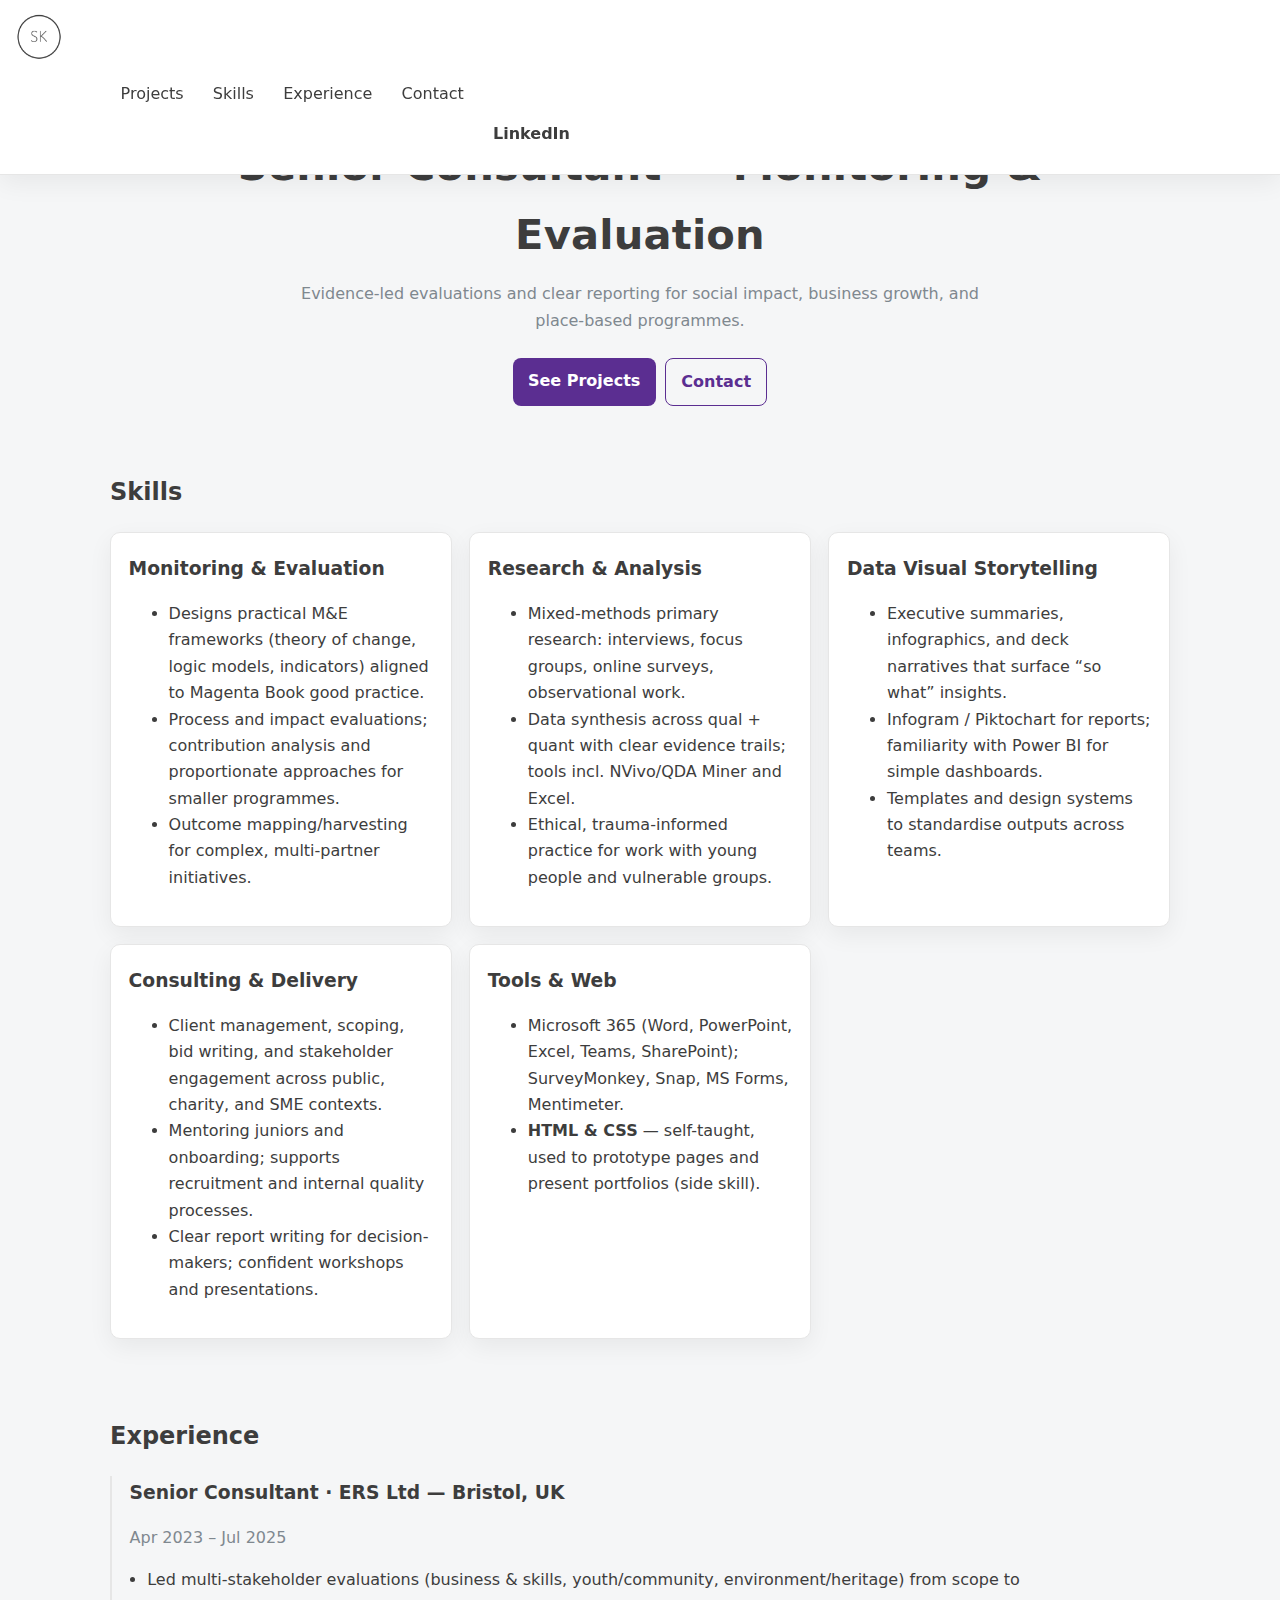
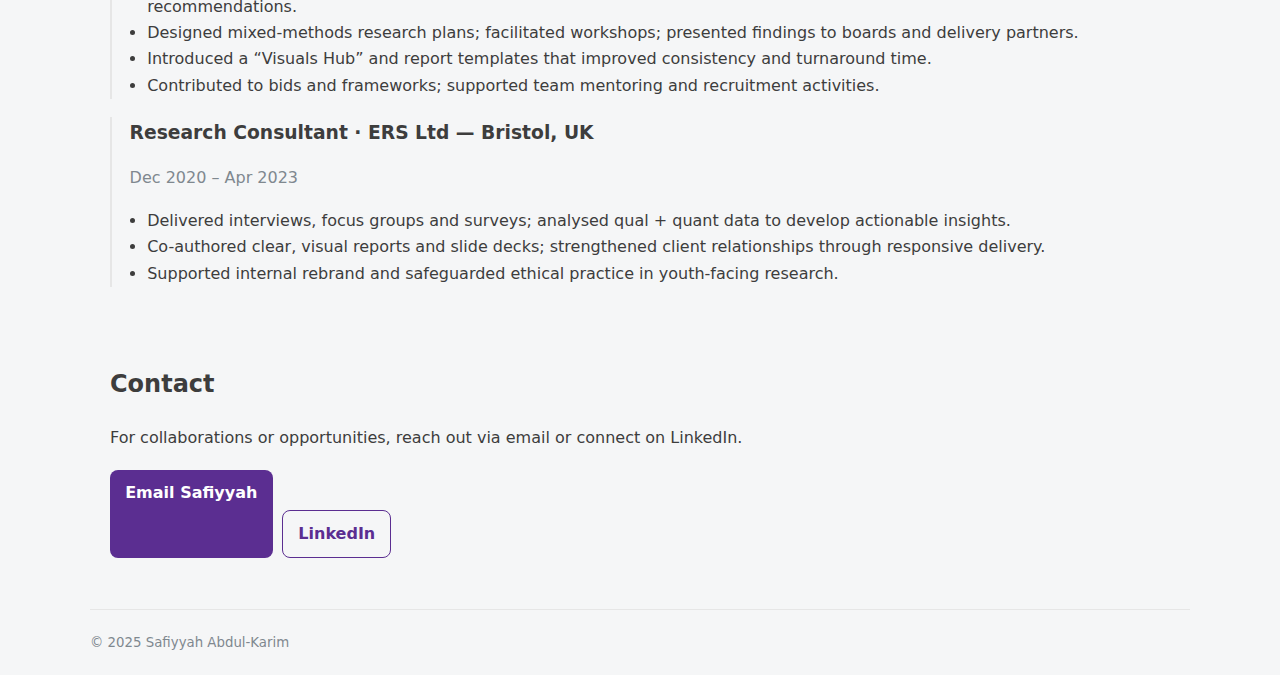
<file: index.html>
<!DOCTYPE html>
<html lang="en-gb">
<head>
  <meta charset="UTF-8">
  <meta name="viewport" content="width=device-width, initial-scale=1">
  <title>Safiyyah Karim | Portfolio</title>
  <link rel="stylesheet" href="style.css">
</head>
<body>
  <header class="site-header">
    <a href="index.html" class="site-logo">
    <img src="images/logo.png" alt="SK logo" class="logo">
  </a>
    <nav aria-label="Primary">
      <ul class="nav-list">
        <li><a href="projects.html">Projects</a></li>
        <li><a href="#skills">Skills</a></li>
        <li><a href="#experience">Experience</a></li>
        <li><a href="#contact">Contact</a></li>
        <li><a class="btn btn-outline" href="https://www.linkedin.com/in/" target="_blank" rel="noopener">LinkedIn</a></li>
      </ul>
    </nav>
  </header>

  <main id="home">
    <section class="hero" role="banner">
      <div class="hero-content">
        <h1>Senior Consultant — Monitoring & Evaluation</h1>
        <p>Evidence-led evaluations and clear reporting for social impact, business growth, and place-based programmes.</p>
        <div class="hero-ctas">
          <a href="projects.html" class="btn">See Projects</a>
          <a href="#contact" class="btn btn-outline">Contact</a>
        </div>
      </div>
    </section>

    <!-- SKILLS -->
    <section id="skills" class="section">
      <h2>Skills</h2>
      <div class="grid two-col">
        <article class="card">
          <h3>Monitoring & Evaluation</h3>
          <ul>
            <li>Designs practical M&E frameworks (theory of change, logic models, indicators) aligned to Magenta Book good practice.</li>
            <li>Process and impact evaluations; contribution analysis and proportionate approaches for smaller programmes.</li>
            <li>Outcome mapping/harvesting for complex, multi-partner initiatives.</li>
          </ul>
        </article>

        <article class="card">
          <h3>Research & Analysis</h3>
          <ul>
            <li>Mixed-methods primary research: interviews, focus groups, online surveys, observational work.</li>
            <li>Data synthesis across qual + quant with clear evidence trails; tools incl. NVivo/QDA Miner and Excel.</li>
            <li>Ethical, trauma-informed practice for work with young people and vulnerable groups.</li>
          </ul>
        </article>

        <article class="card">
          <h3>Data Visual Storytelling</h3>
          <ul>
            <li>Executive summaries, infographics, and deck narratives that surface “so what” insights.</li>
            <li>Infogram / Piktochart for reports; familiarity with Power BI for simple dashboards.</li>
            <li>Templates and design systems to standardise outputs across teams.</li>
          </ul>
        </article>

        <article class="card">
          <h3>Consulting & Delivery</h3>
          <ul>
            <li>Client management, scoping, bid writing, and stakeholder engagement across public, charity, and SME contexts.</li>
            <li>Mentoring juniors and onboarding; supports recruitment and internal quality processes.</li>
            <li>Clear report writing for decision-makers; confident workshops and presentations.</li>
          </ul>
        </article>

        <article class="card">
          <h3>Tools & Web</h3>
          <ul>
            <li>Microsoft 365 (Word, PowerPoint, Excel, Teams, SharePoint); SurveyMonkey, Snap, MS Forms, Mentimeter.</li>
            <li><strong>HTML & CSS</strong> — self-taught, used to prototype pages and present portfolios (side skill).</li>
          </ul>
        </article>
      </div>
    </section>

    <!-- EXPERIENCE -->
    <section id="experience" class="section">
      <h2>Experience</h2>
      <div class="timeline">
        <article class="timeline-item">
          <h3>Senior Consultant · ERS Ltd — Bristol, UK</h3>
          <p class="muted">Apr 2023 – Jul 2025</p>
          <ul>
            <li>Led multi-stakeholder evaluations (business & skills, youth/community, environment/heritage) from scope to recommendations.</li>
            <li>Designed mixed-methods research plans; facilitated workshops; presented findings to boards and delivery partners.</li>
            <li>Introduced a “Visuals Hub” and report templates that improved consistency and turnaround time.</li>
            <li>Contributed to bids and frameworks; supported team mentoring and recruitment activities.</li>
          </ul>
        </article>
        <article class="timeline-item">
          <h3>Research Consultant · ERS Ltd — Bristol, UK</h3>
          <p class="muted">Dec 2020 – Apr 2023</p>
          <ul>
            <li>Delivered interviews, focus groups and surveys; analysed qual + quant data to develop actionable insights.</li>
            <li>Co-authored clear, visual reports and slide decks; strengthened client relationships through responsive delivery.</li>
            <li>Supported internal rebrand and safeguarded ethical practice in youth-facing research.</li>
          </ul>
        </article>
      </div>
    </section>

    <section id="contact" class="section">
      <h2>Contact</h2>
      <p>For collaborations or opportunities, reach out via email or connect on LinkedIn.</p>
      <div class="contact-actions">
        <a class="btn" href="mailto:safiyyah98@gmail.com">Email Safiyyah</a>
        <a class="btn btn-outline" href="https://www.linkedin.com/in/" rel="noopener" target="_blank">LinkedIn</a>
      </div>
    </section>
  </main>

  <footer class="site-footer">
    <small>© 2025 Safiyyah Abdul-Karim</small>
  </footer>
</body>
</html>
</file>
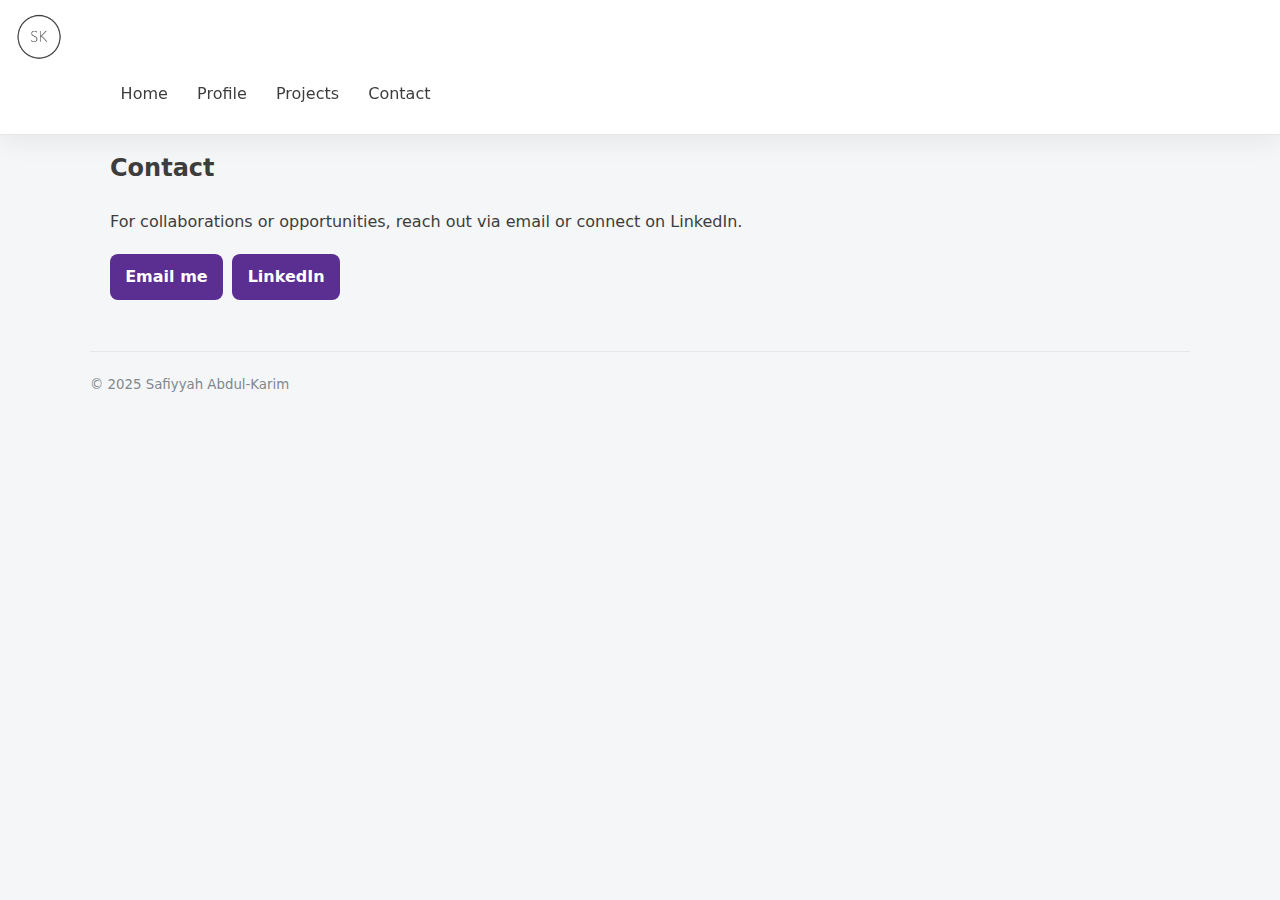
<file: contact.html>
<!DOCTYPE html>
<html lang="en-gb">
<head>
  <meta charset="UTF-8">
  <meta name="viewport" content="width=device-width, initial-scale=1">
  <title>Safiyyah Karim | Portfolio</title>
  <link rel="stylesheet" href="style.css">
</head>
<body class="inner">
  <header class="site-header">
    <a href="index.html" class="site-logo">
      <img src="images/logo.png" alt="Safiyyah Karim logo" class="logo">
    </a>
    <nav aria-label="Primary">
      <ul class="nav-list">
        <li><a href="index.html">Home</a></li>
        <li><a href="profile.html">Profile</a></li>
        <li><a href="projects.html">Projects</a></li>
        <li><a href="contact.html">Contact</a></li>
      </ul>
    </nav>
  </header>

  <main>
    <section id="contact" class="section">
      <h2>Contact</h2>
      <p>For collaborations or opportunities, reach out via email or connect on LinkedIn.</p>
      <div class="contact-actions">
        <a class="btn" href="mailto:safiyyah98@gmail.com">Email me</a>
        <a class="btn" href="https://www.linkedin.com/in/" rel="noopener" target="_blank">LinkedIn</a>
      </div>
    </section>
  </main>

  <footer class="site-footer">
    <small>© 2025 Safiyyah Abdul-Karim</small>
  </footer>
</body>
</html>
</file>
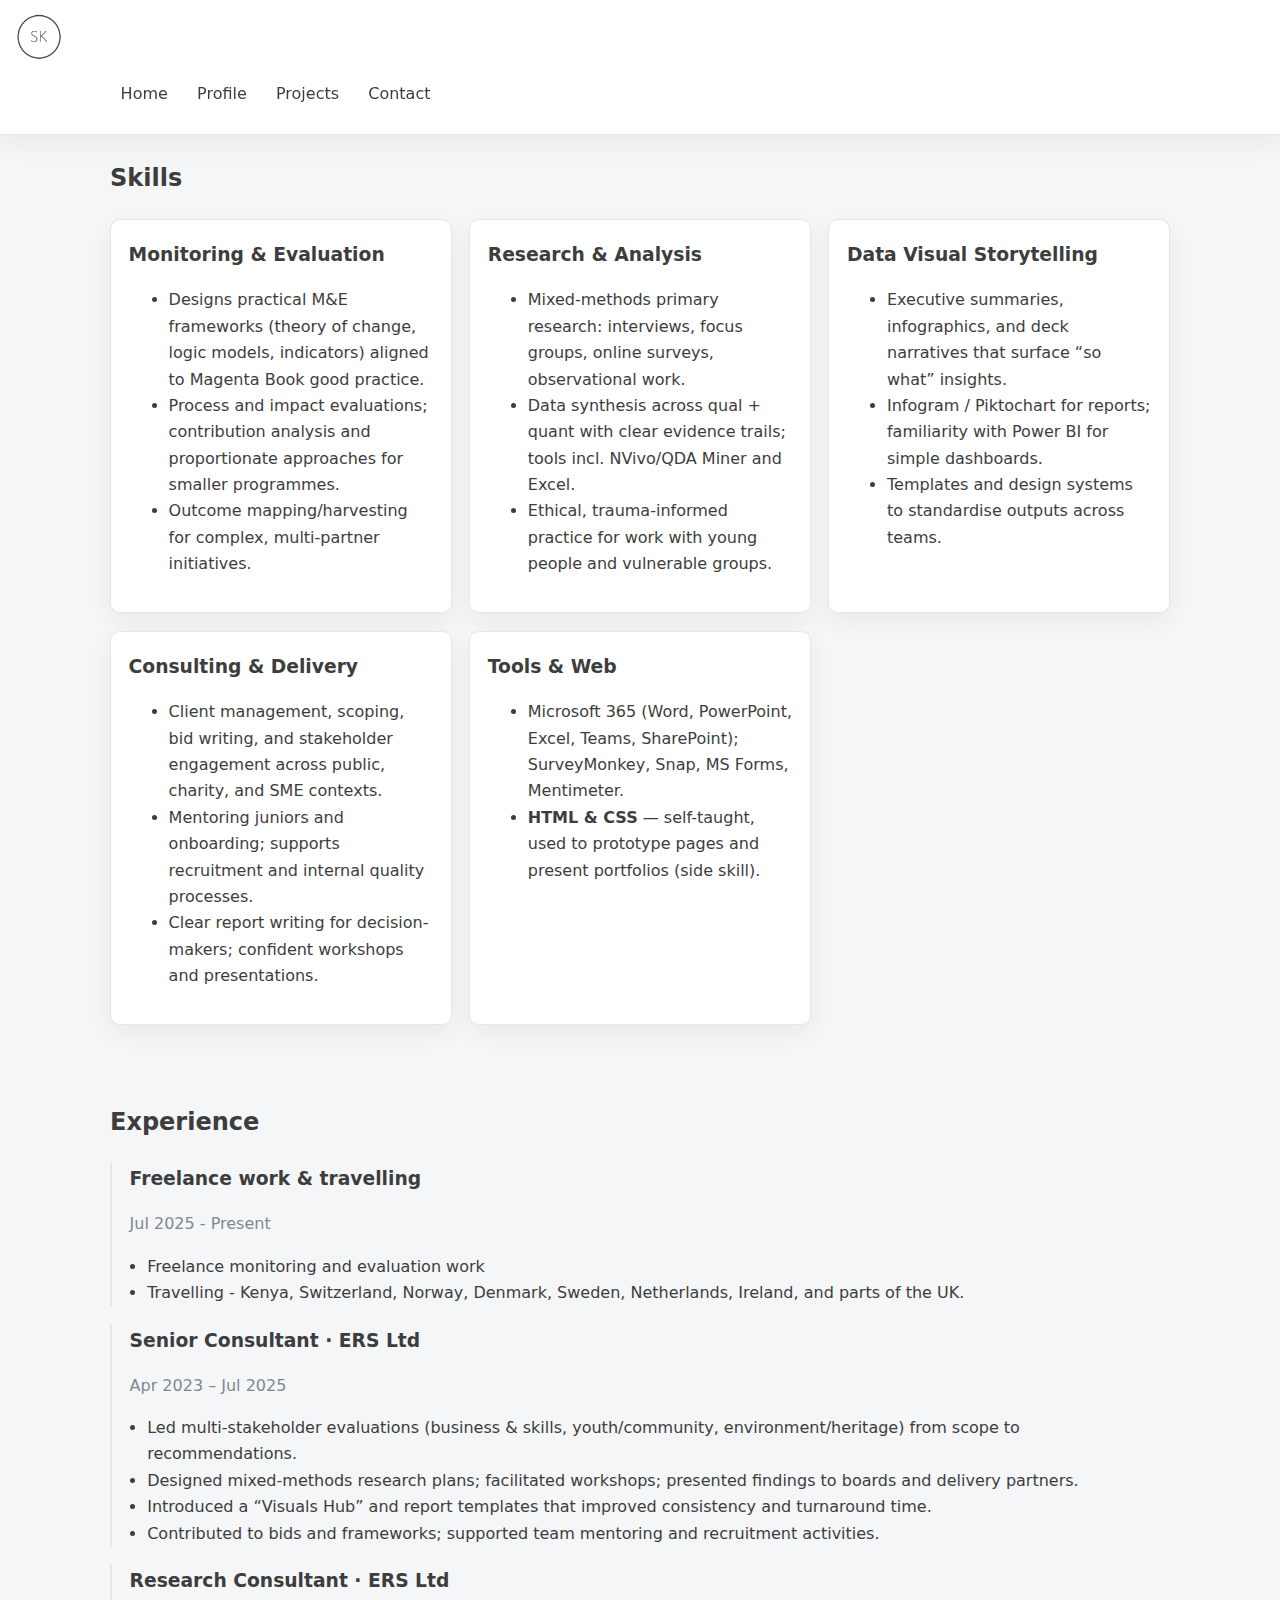
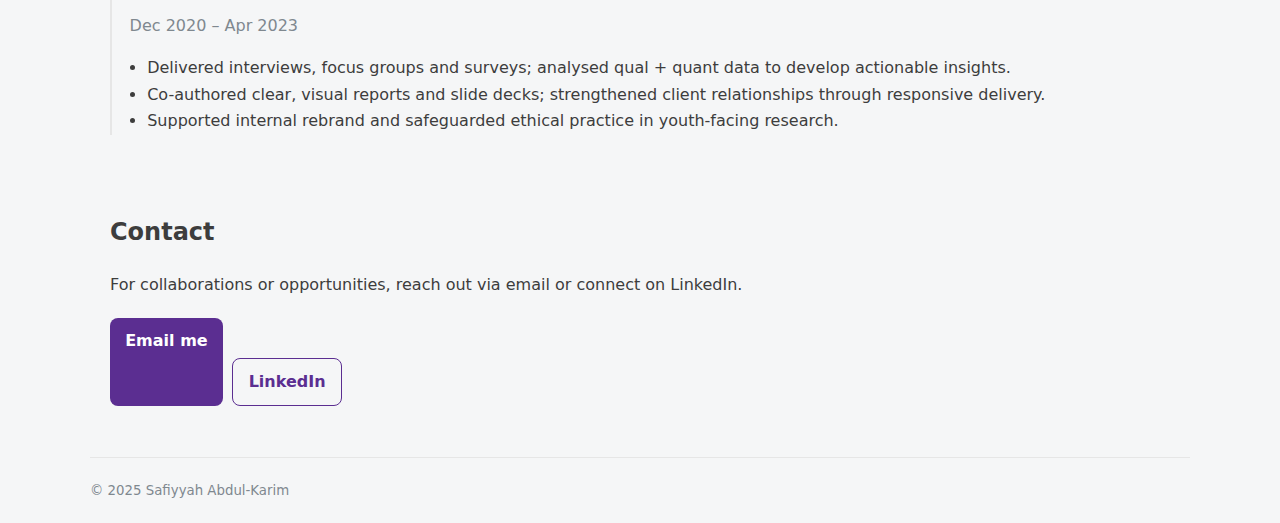
<file: profile.html>
<!DOCTYPE html>
<html lang="en-gb">
<head>
  <meta charset="UTF-8">
  <meta name="viewport" content="width=device-width, initial-scale=1">
  <title>Safiyyah Karim | Portfolio</title>
  <link rel="stylesheet" href="style.css">
</head>
<body>
<header class="site-header">
  <a href="index.html" class="site-logo">
    <img src="images/logo.png" alt="Safiyyah Karim logo" class="logo">
  </a>
  <nav aria-label="Primary">
    <ul class="nav-list">
      <li><a href="index.html">Home</a></li>
      <li><a href="profile.html">Profile</a></li>
      <li><a href="projects.html">Projects</a></li>
      <li><a href="profile.html#contact">Contact</a></li>
    </ul>
  </nav>
</header>

  <main id="profile">
    <!-- SKILLS -->
    <section id="skills" class="section">
      <h2>Skills</h2>
      <div class="grid two-col">
        <article class="card">
          <h3>Monitoring & Evaluation</h3>
          <ul>
            <li>Designs practical M&E frameworks (theory of change, logic models, indicators) aligned to Magenta Book good practice.</li>
            <li>Process and impact evaluations; contribution analysis and proportionate approaches for smaller programmes.</li>
            <li>Outcome mapping/harvesting for complex, multi-partner initiatives.</li>
          </ul>
        </article>

        <article class="card">
          <h3>Research & Analysis</h3>
          <ul>
            <li>Mixed-methods primary research: interviews, focus groups, online surveys, observational work.</li>
            <li>Data synthesis across qual + quant with clear evidence trails; tools incl. NVivo/QDA Miner and Excel.</li>
            <li>Ethical, trauma-informed practice for work with young people and vulnerable groups.</li>
          </ul>
        </article>

        <article class="card">
          <h3>Data Visual Storytelling</h3>
          <ul>
            <li>Executive summaries, infographics, and deck narratives that surface “so what” insights.</li>
            <li>Infogram / Piktochart for reports; familiarity with Power BI for simple dashboards.</li>
            <li>Templates and design systems to standardise outputs across teams.</li>
          </ul>
        </article>

        <article class="card">
          <h3>Consulting & Delivery</h3>
          <ul>
            <li>Client management, scoping, bid writing, and stakeholder engagement across public, charity, and SME contexts.</li>
            <li>Mentoring juniors and onboarding; supports recruitment and internal quality processes.</li>
            <li>Clear report writing for decision-makers; confident workshops and presentations.</li>
          </ul>
        </article>

        <article class="card">
          <h3>Tools & Web</h3>
          <ul>
            <li>Microsoft 365 (Word, PowerPoint, Excel, Teams, SharePoint); SurveyMonkey, Snap, MS Forms, Mentimeter.</li>
            <li><strong>HTML & CSS</strong> — self-taught, used to prototype pages and present portfolios (side skill).</li>
          </ul>
        </article>
      </div>
    </section>

    <!-- EXPERIENCE -->
    <section id="experience" class="section">
      <h2>Experience</h2>
      <div class="timeline">
        <article class="timeline-item">
          <h3>Freelance work & travelling</h3>
          <p class="muted">Jul 2025 - Present</p>
          <ul>
            <li>Freelance monitoring and evaluation work</li>
            <li>Travelling - Kenya, Switzerland, Norway, Denmark, Sweden, Netherlands, Ireland, and parts of the UK.</li>
          </ul>
        </article>
        <article class="timeline-item">
          <h3>Senior Consultant · ERS Ltd</h3>
          <p class="muted">Apr 2023 – Jul 2025</p>
          <ul>
            <li>Led multi-stakeholder evaluations (business & skills, youth/community, environment/heritage) from scope to recommendations.</li>
            <li>Designed mixed-methods research plans; facilitated workshops; presented findings to boards and delivery partners.</li>
            <li>Introduced a “Visuals Hub” and report templates that improved consistency and turnaround time.</li>
            <li>Contributed to bids and frameworks; supported team mentoring and recruitment activities.</li>
          </ul>
        </article>
        <article class="timeline-item">
          <h3>Research Consultant · ERS Ltd</h3>
          <p class="muted">Dec 2020 – Apr 2023</p>
          <ul>
            <li>Delivered interviews, focus groups and surveys; analysed qual + quant data to develop actionable insights.</li>
            <li>Co-authored clear, visual reports and slide decks; strengthened client relationships through responsive delivery.</li>
            <li>Supported internal rebrand and safeguarded ethical practice in youth-facing research.</li>
          </ul>
        </article>
      </div>
    </section>

    <section id="contact" class="section">
      <h2>Contact</h2>
      <p>For collaborations or opportunities, reach out via email or connect on LinkedIn.</p>
      <div class="contact-actions">
        <a class="btn" href="mailto:safiyyah98@gmail.com">Email me</a>
        <a class="btn btn-outline" href="https://www.linkedin.com/in/" rel="noopener" target="_blank">LinkedIn</a>
      </div>
    </section>
  </main>

  <footer class="site-footer">
    <small>© 2025 Safiyyah Abdul-Karim</small>
  </footer>
</body>
</html>
</file>
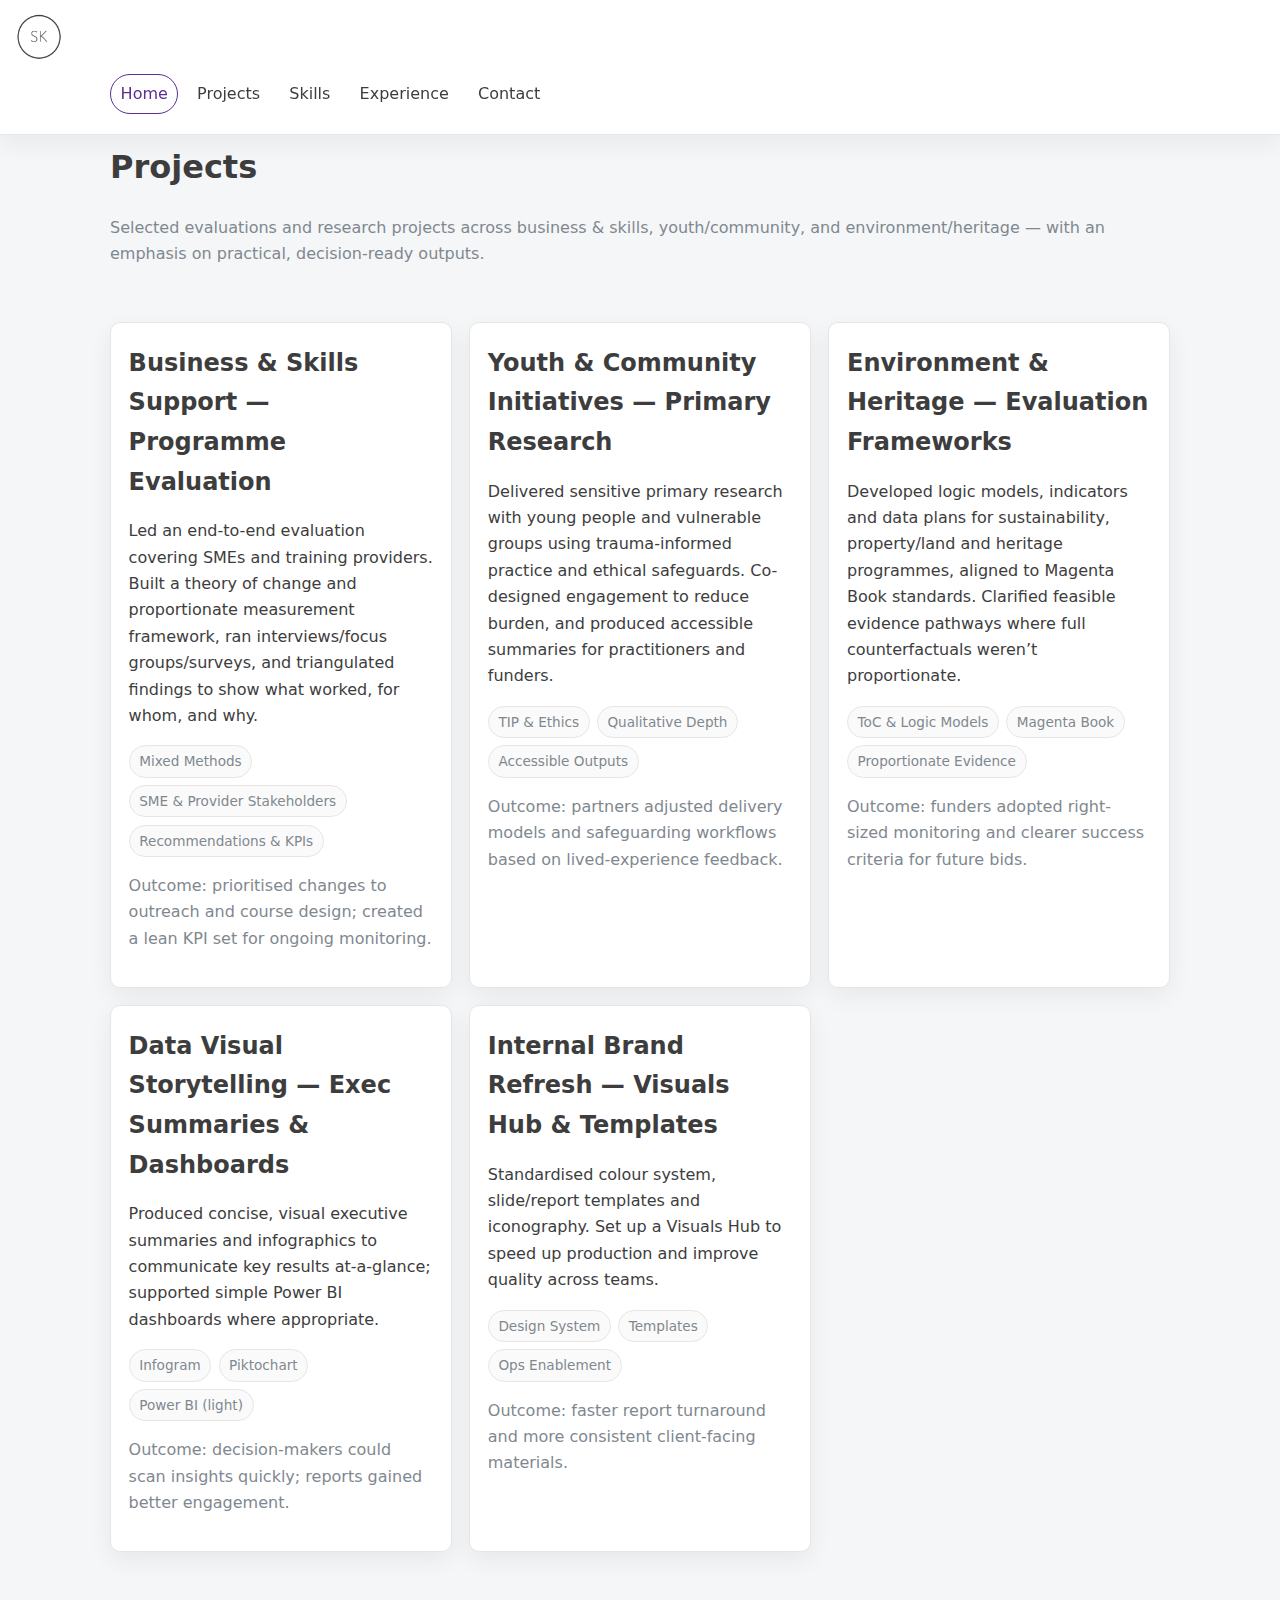
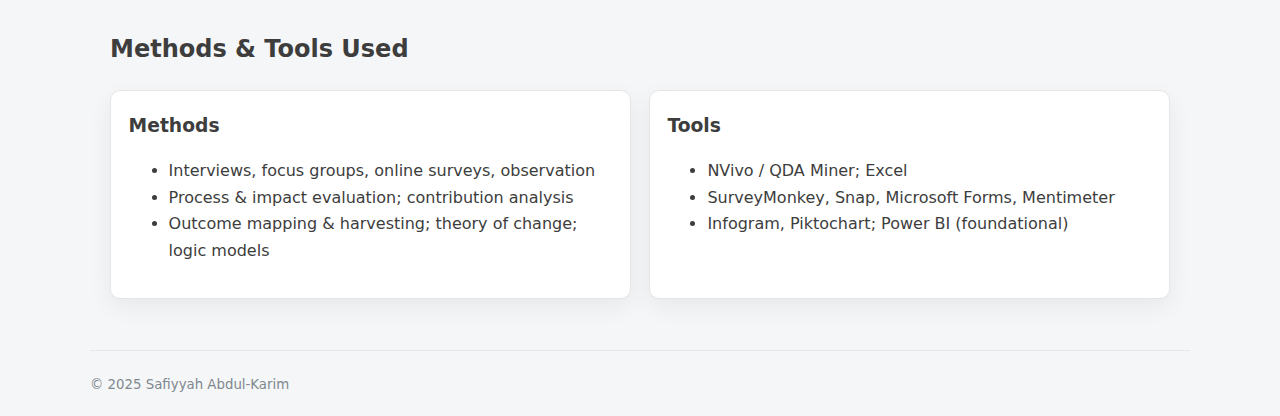
<file: projects.html>
<!DOCTYPE html>
<html lang="en-gb">
<head>
  <meta charset="UTF-8">
  <meta name="viewport" content="width=device-width, initial-scale=1">
  <title>Safiyyah Karim | Portfolio</title>
  <link rel="stylesheet" href="style.css">
</head>
<body>
  <header class="site-header">
    <a href="index.html" class="site-logo">
    <img src="images/logo.png" alt="SK logo" class="logo">
  </a>
    <nav aria-label="Primary">
      <ul class="nav-list">
        <li><a href="index.html" class="active">Home</a></li>
        <li><a href="projects.html">Projects</a></li>
        <li><a href="index.html#skills">Skills</a></li>
        <li><a href="index.html#experience">Experience</a></li>
        <li><a href="index.html#contact">Contact</a></li>
      </ul>
    </nav>
  </header>

  <main>
    <section class="section">
      <h1>Projects</h1>
      <p class="muted">Selected evaluations and research projects across business & skills, youth/community, and environment/heritage — with an emphasis on practical, decision-ready outputs.</p>
    </section>

    <section class="section">
      <div class="grid">
        <article class="card">
          <h2>Business & Skills Support — Programme Evaluation</h2>
          <p>Led an end-to-end evaluation covering SMEs and training providers. Built a theory of change and proportionate measurement framework, ran interviews/focus groups/surveys, and triangulated findings to show what worked, for whom, and why.</p>
          <ul class="tag-list"><li>Mixed Methods</li><li>SME & Provider Stakeholders</li><li>Recommendations & KPIs</li></ul>
          <p class="muted">Outcome: prioritised changes to outreach and course design; created a lean KPI set for ongoing monitoring.</p>
        </article>

        <article class="card">
          <h2>Youth & Community Initiatives — Primary Research</h2>
          <p>Delivered sensitive primary research with young people and vulnerable groups using trauma-informed practice and ethical safeguards. Co-designed engagement to reduce burden, and produced accessible summaries for practitioners and funders.</p>
          <ul class="tag-list"><li>TIP & Ethics</li><li>Qualitative Depth</li><li>Accessible Outputs</li></ul>
          <p class="muted">Outcome: partners adjusted delivery models and safeguarding workflows based on lived-experience feedback.</p>
        </article>

        <article class="card">
          <h2>Environment & Heritage — Evaluation Frameworks</h2>
          <p>Developed logic models, indicators and data plans for sustainability, property/land and heritage programmes, aligned to Magenta Book standards. Clarified feasible evidence pathways where full counterfactuals weren’t proportionate.</p>
          <ul class="tag-list"><li>ToC & Logic Models</li><li>Magenta Book</li><li>Proportionate Evidence</li></ul>
          <p class="muted">Outcome: funders adopted right-sized monitoring and clearer success criteria for future bids.</p>
        </article>

        <article class="card">
          <h2>Data Visual Storytelling — Exec Summaries & Dashboards</h2>
          <p>Produced concise, visual executive summaries and infographics to communicate key results at-a-glance; supported simple Power BI dashboards where appropriate.</p>
          <ul class="tag-list"><li>Infogram</li><li>Piktochart</li><li>Power BI (light)</li></ul>
          <p class="muted">Outcome: decision-makers could scan insights quickly; reports gained better engagement.</p>
        </article>

        <article class="card">
          <h2>Internal Brand Refresh — Visuals Hub & Templates</h2>
          <p>Standardised colour system, slide/report templates and iconography. Set up a Visuals Hub to speed up production and improve quality across teams.</p>
          <ul class="tag-list"><li>Design System</li><li>Templates</li><li>Ops Enablement</li></ul>
          <p class="muted">Outcome: faster report turnaround and more consistent client-facing materials.</p>
        </article>
      </div>
    </section>

    <section class="section">
      <h2>Methods & Tools Used</h2>
      <div class="grid two-col">
        <article class="card">
          <h3>Methods</h3>
          <ul>
            <li>Interviews, focus groups, online surveys, observation</li>
            <li>Process & impact evaluation; contribution analysis</li>
            <li>Outcome mapping & harvesting; theory of change; logic models</li>
          </ul>
        </article>
        <article class="card">
          <h3>Tools</h3>
          <ul>
            <li>NVivo / QDA Miner; Excel</li>
            <li>SurveyMonkey, Snap, Microsoft Forms, Mentimeter</li>
            <li>Infogram, Piktochart; Power BI (foundational)</li>
          </ul>
        </article>
      </div>
    </section>
  </main>

  <footer class="site-footer">
    <small>© 2025 Safiyyah Abdul-Karim</small>
  </footer>
</body>
</html>
</file>
<file: style.css>
:root{
  --bg:#f5f6f7;          /* light page bg */
  --panel:#ffffff;        /* card bg */
  --text:#3d3d3d;         /* body text */
  --muted:#7f888f;        /* muted text */
  --accent:#5b2e91;       /* deep purple */
  --accent-2:#9b7bd1;     /* lighter accent */
  --border:#e6e6e6;       /* light border */
  --shadow:0 8px 24px rgba(0,0,0,.06);
  --radius:10px;
  --maxw:1100px;
}

*{box-sizing:border-box}
html,body{height:100%}
body{
  margin:0; color:var(--text);
  background:var(--bg);
  font-family: "Source Sans Pro", system-ui, -apple-system, Segoe UI, Roboto, Arial, sans-serif;
  line-height:1.65;
}

/* Header — compact, fixed */
.site-header{
  position: fixed;
  top: 0;
  left: 0;
  width: 100%;
  z-index: 999; 
  background:var(--panel);
  border-bottom:1px solid var(--border);
  box-shadow:var(--shadow);
  padding-top:6px;
  padding-bottom:6px;
}

/* header inner container */
.site-header nav{
  max-width:var(--maxw);
  margin:0 auto;
  padding:.9rem 1.25rem;           
  display:flex;
  align-items:center;
  gap:1rem;
  justify-content:space-between;
}

/* nav list and links — slightly more compact */
.nav-list{margin:0; padding:0; list-style:none; display:flex; gap:.25rem .5rem; flex-wrap:wrap}
.nav-list a{display:inline-block; padding:.35rem .6rem; border-radius:999px; color:var(--text); text-decoration:none; border:1px solid transparent}
.nav-list a:hover{border-color:var(--border); background:#fafafa}
.nav-list a.active{border-color:var(--accent); color:var(--accent)}

/* Layout */
main{max-width:var(--maxw); margin:0 auto; padding:1.75rem 1.25rem 2rem}
.section{padding:1.2rem 0}
main {
  padding-top: 100px;
}

/* Hero (big title, understated para) */
.hero{padding-bottom:1.2rem 0 2.25rem; text-align:center}
.hero h1{font-family: "Source Sans Pro", system-ui, -apple-system, Segoe UI, Roboto, Arial, sans-serif; font-weight:800; letter-spacing:.2px; font-size:clamp(1.6rem,3.5vw,2.6rem); margin:2rem 0 .75rem}
.hero p{max-width:70ch; margin:0 auto 1rem; color:var(--muted)}
.hero-ctas{display:flex; gap:.6rem; justify-content:center; margin-bottom:0.5rem;}

/* Cards & grid (soft borders + hover lift) */
.grid{display:grid; gap:1.1rem; grid-template-columns:repeat(auto-fit,minmax(280px,1fr))}
.grid.two-col{grid-template-columns:repeat(auto-fit,minmax(300px,1fr))}
.card{
  background:var(--panel);
  border:1px solid var(--border);
  border-radius:var(--radius);
  padding:1.1rem 1.1rem 1.15rem;
  box-shadow:var(--shadow);
  transition:transform .15s ease, box-shadow .15s ease;
}
.card:hover{transform:translateY(-2px); box-shadow:0 12px 30px rgba(0,0,0,.09)}
.card h2, .card h3{font-family: "Source Sans Pro", system-ui, -apple-system, Segoe UI, Roboto, Arial, sans-serif; margin:.2rem 0 .5rem}
.muted{color:var(--muted)}

/* Buttons (accent + ghost) */
.btn{appearance:none; border:0; background:var(--accent); color:#fff; padding:.6rem .95rem; border-radius:8px; font-weight:700; text-decoration:none; display:inline-block}
.btn:hover{filter:brightness(1.05)}
.btn:active{transform:translateY(1px)}
.btn-outline{margin-top: 2.5rem; background:transparent; color:var(--accent); border:1.5px solid var(--accent); box-shadow:none}
.btn-outline:hover{background:var(--accent); color:#fff}

/* Tag list (soft pills) */
.tag-list{display:flex; gap:.45rem; flex-wrap:wrap; list-style:none; padding:0; margin:.75rem 0 0}
.tag-list li{border:1px solid var(--border); background:#fafafa; padding:.25rem .6rem; border-radius:999px; font-size:.85rem; color:var(--muted)}

/* Timeline (left rail) */
.timeline{display:grid; gap:1.1rem}
.timeline-item{position:relative; padding-left:1.1rem; border-left:2px solid var(--border)}
.timeline-item h3{font-family: "Source Sans Pro", system-ui, -apple-system, Segoe UI, Roboto, Arial, sans-serif; margin:.1rem 0}
.timeline-item ul{margin:.4rem 0 0 0; padding-left:1.1rem}

/* Contact */
.contact-actions{display:flex; gap:.6rem; flex-wrap:wrap}

/* Footer */
.site-footer{max-width:var(--maxw); margin:0 auto; padding-top:1.2rem; padding-bottom:1.2rem; color:var(--muted); border-top:1px solid var(--border)}

/* Links */
a{color:#3f8ed5; text-underline-offset:2px}
a:hover{text-decoration:underline}

/* Accessibility */
:focus-visible{outline:2px solid var(--accent-2); outline-offset:2px}

/* Small screens */
@media (max-width:520px){
  .nav-list a{padding:.4rem .65rem}
}

/* Logo in header */
.site-logo {
  padding-left: 16px;
  padding-top: 8px;
  display: flex;
  align-items: center;
  gap: .4rem;
}

.site-logo .logo {
  height: 46px;
  width: 46px;
  border-radius: 50%;
  display: block;
}

/* Tables */
.table-wrapper {
  overflow-x: auto;
}

.projects-table {
  width: 100%;
  border-collapse: collapse;
  font-size: 0.95rem;
}

.projects-table th, .projects-table td {
  padding: 0.3rem 0.8rem;
  border-bottom: 1px solid var(--border);
  text-align: left;
  vertical-align: top;
}

.projects-table thead th {
  background: var(--panel);
  position: sticky;
  top: 0;
  z-index: 1;
}

.projects-table tbody tr:nth-child(even) {
  background: #fafafa;
}

/* Description row */
 .description-row .desc-content {
  max-height: 0;
  overflow: hidden;
  transition: max-height 0.35s ease, padding 0.35s ease;
  background: #f9f9f9;
  color: var(--text, #333);
  font-style: italic;
  padding: 0;
}

.description-row.show .desc-content {
  max-height: 1000px; /* adjust if needed */
  padding: 0.5rem 0;
}

main h2 {
  margin-top: 2.5rem;   /* increase this number for more spacing */
}

body.home main {
  padding-top: 120px;
}

body.inner main {
  padding-top: 90px;
}

.hero-ctas .btn {
  margin-top: 0.5rem;
}

.contact-actions {
  margin-top: 1.2rem;
}
</file>
